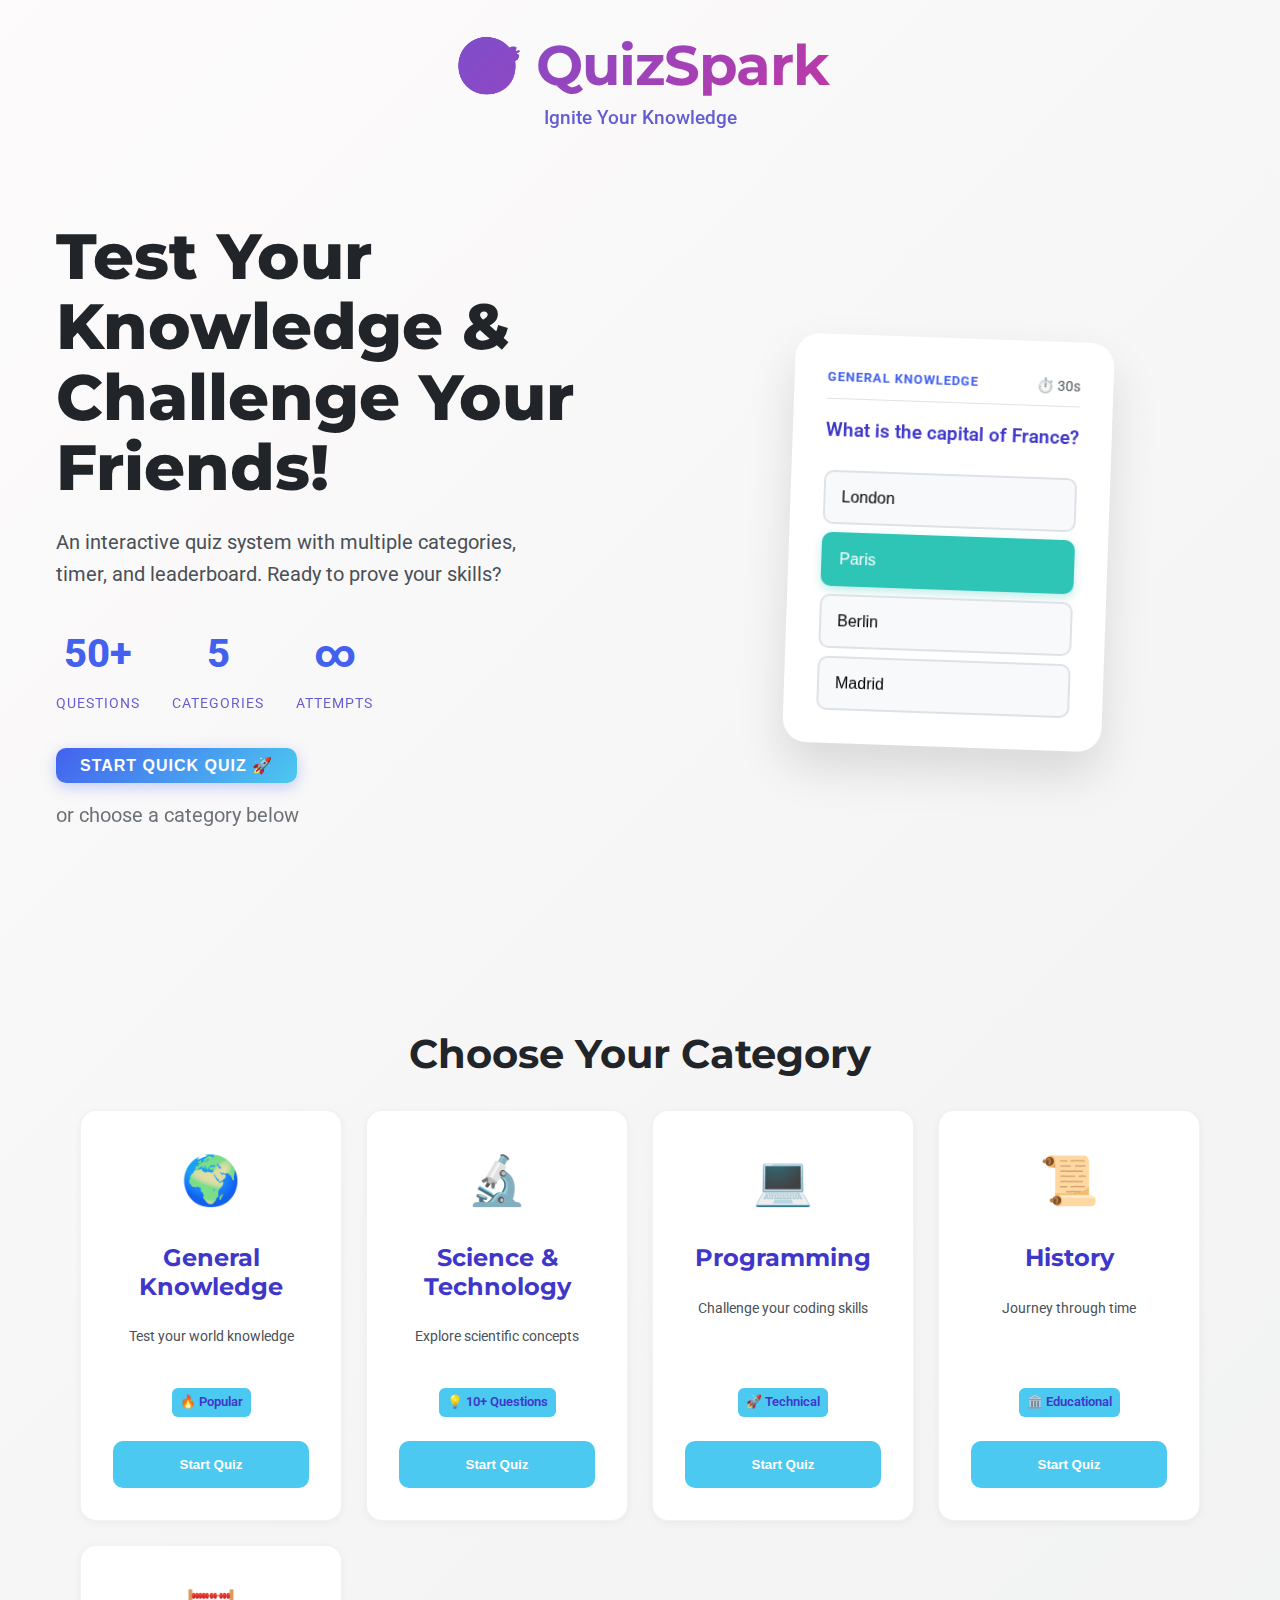
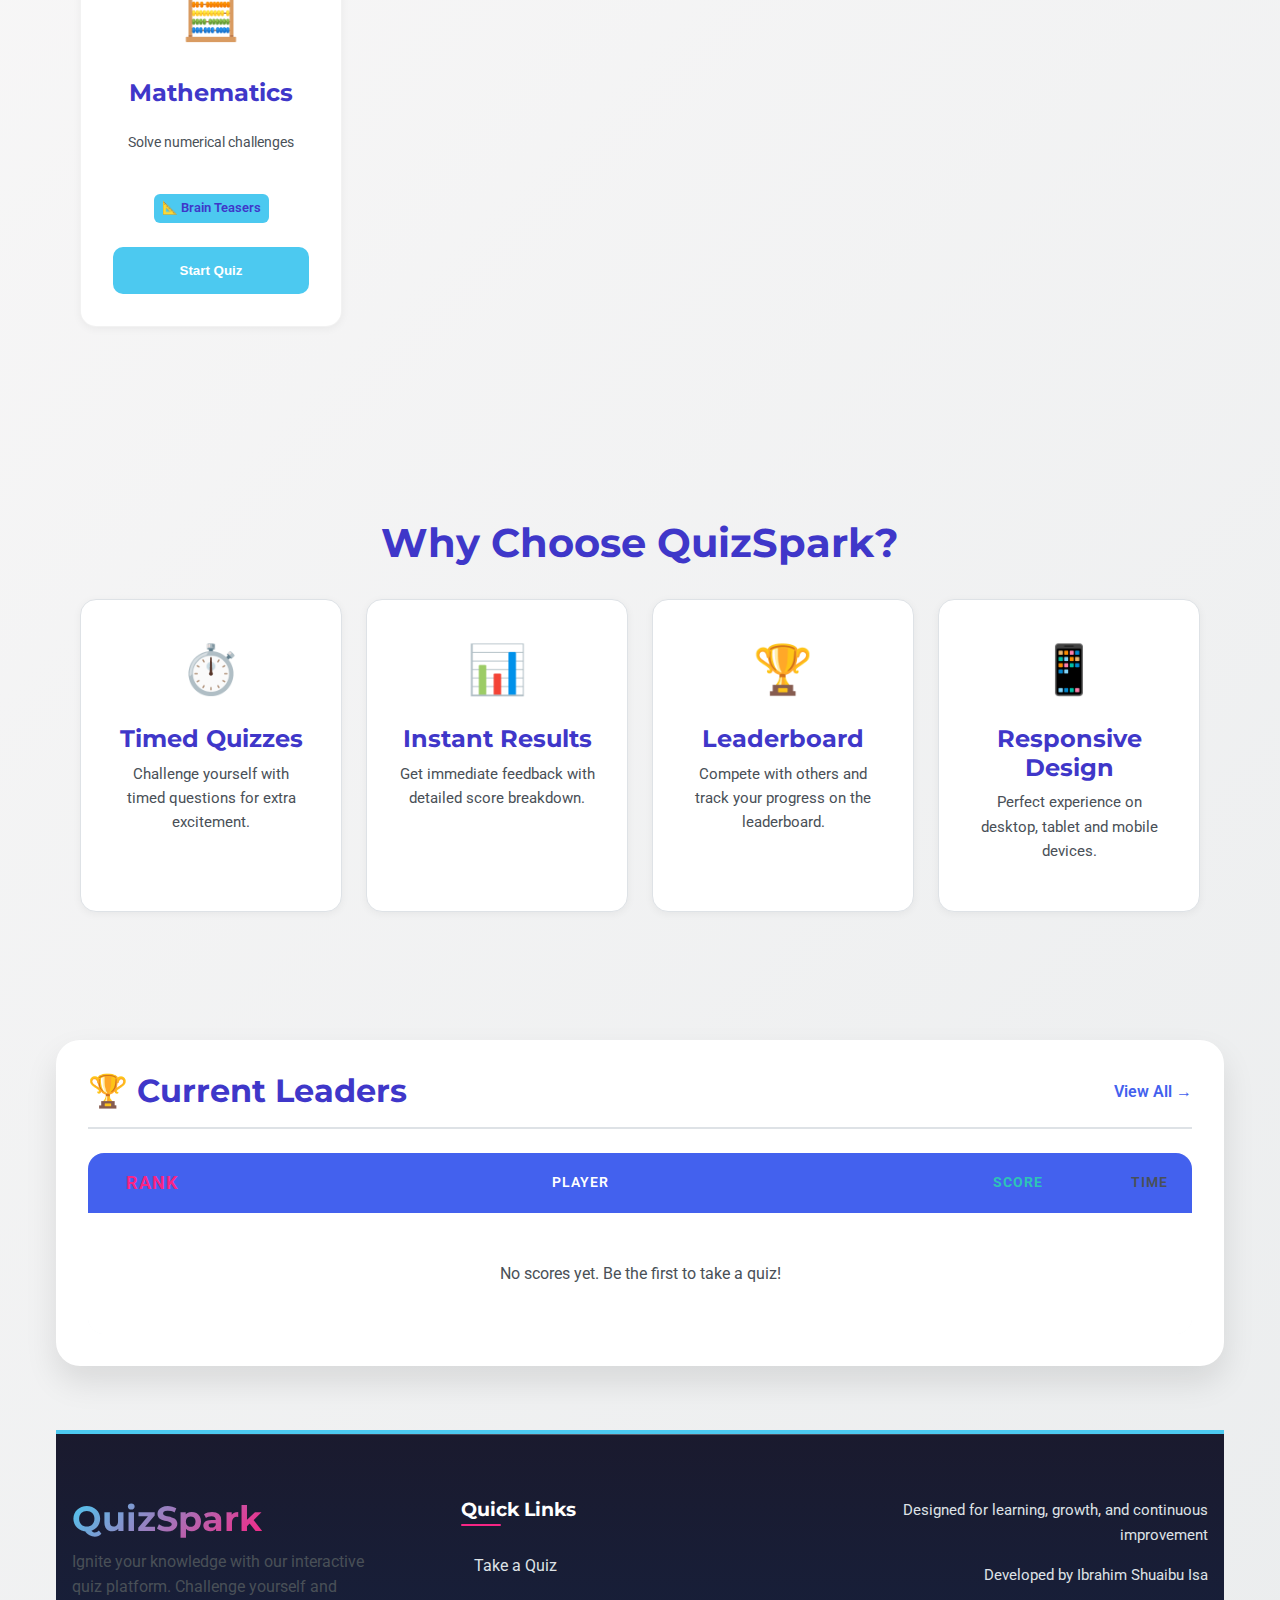
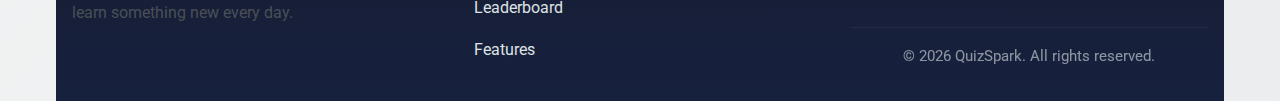
<file: index.html>
<!DOCTYPE html>
<html lang="en">

<head>
    <meta charset="UTF-8">
    <meta name="viewport" content="width=device-width, initial-scale=1.0">
    <title>QuizSpark - Interactive Quiz System</title>
    <link rel="stylesheet" href="css/style.css">
    <link rel="icon" href="assets/images/favicon.ico" type="image/x-icon">
    <!-- Google Fonts -->
    <link rel="preconnect" href="https://fonts.googleapis.com">
    <link rel="preconnect" href="https://fonts.gstatic.com" crossorigin>
    <link
        href="https://fonts.googleapis.com/css2?family=Montserrat:wght@400;500;600;700;800&family=Roboto:wght@300;400;500;700&display=swap"
        rel="stylesheet">
</head>

<body>
    <div class="container">
        <!-- Header -->
        <header class="header">
            <div class="logo">
                <h1>🎯 QuizSpark</h1>
                <p class="tagline">Ignite Your Knowledge</p>
            </div>
        </header>

        <!-- Hero Section -->
        <section class="hero">
            <div class="hero-content">
                <h2>Test Your Knowledge & Challenge Your Friends!</h2>
                <p>An interactive quiz system with multiple categories, timer, and leaderboard. Ready to prove your
                    skills?</p>

                <div class="stats">
                    <div class="stat">
                        <span class="number">50+</span>
                        <span class="label">Questions</span>
                    </div>
                    <div class="stat">
                        <span class="number">5</span>
                        <span class="label">Categories</span>
                    </div>
                    <div class="stat">
                        <span class="number">∞</span>
                        <span class="label">Attempts</span>
                    </div>
                </div>

                <div class="cta-section">
                    <button class="btn btn-primary" onclick="window.startQuiz('general')">Start Quick Quiz 🚀</button>
                    <p class="cta-subtext">or choose a category below</p>
                </div>
            </div>
            <div class="hero-image">
                <div class="quiz-card-preview">
                    <div class="preview-header">
                        <span class="preview-category">General Knowledge</span>
                        <span class="preview-timer">⏱️ 30s</span>
                    </div>
                    <div class="preview-question">What is the capital of France?</div>
                    <div class="preview-options">
                        <button class="preview-option">London</button>
                        <button class="preview-option correct">Paris</button>
                        <button class="preview-option">Berlin</button>
                        <button class="preview-option">Madrid</button>
                    </div>
                </div>
            </div>
        </section>

        <!-- Categories Section -->
        <section class="categories">
            <h3>Choose Your Category</h3>
            <div class="category-grid">
                <div class="category-card" data-category="general">
                    <div class="category-icon">🌍</div>
                    <h4>General Knowledge</h4>
                    <p>Test your world knowledge</p>
                    <div class="category-stats">
                        <span class="stat-item">🔥 Popular</span>
                    </div>
                    <button class="category-btn" onclick="window.startQuiz('general')">Start Quiz</button>
                </div>

                <div class="category-card" data-category="science">
                    <div class="category-icon">🔬</div>
                    <h4>Science & Technology</h4>
                    <p>Explore scientific concepts</p>
                    <div class="category-stats">
                        <span class="stat-item">💡 10+ Questions</span>
                    </div>
                    <button class="category-btn" onclick="window.startQuiz('science')">Start Quiz</button>
                </div>

                <div class="category-card" data-category="programming">
                    <div class="category-icon">💻</div>
                    <h4>Programming</h4>
                    <p>Challenge your coding skills</p>
                    <div class="category-stats">
                        <span class="stat-item">🚀 Technical</span>
                    </div>
                    <button class="category-btn" onclick="window.startQuiz('programming')">Start Quiz</button>
                </div>

                <div class="category-card" data-category="history">
                    <div class="category-icon">📜</div>
                    <h4>History</h4>
                    <p>Journey through time</p>
                    <div class="category-stats">
                        <span class="stat-item">🏛️ Educational</span>
                    </div>
                    <button class="category-btn" onclick="window.startQuiz('history')">Start Quiz</button>
                </div>

                <div class="category-card" data-category="math">
                    <div class="category-icon">🧮</div>
                    <h4>Mathematics</h4>
                    <p>Solve numerical challenges</p>
                    <div class="category-stats">
                        <span class="stat-item">📐 Brain Teasers</span>
                    </div>
                    <button class="category-btn" onclick="window.startQuiz('math')">Start Quiz</button>
                </div>
            </div>
        </section>

        <!-- Features Section -->
        <section class="features">
            <h3>Why Choose QuizSpark?</h3>
            <div class="features-grid">
                <div class="feature">
                    <div class="feature-icon">⏱️</div>
                    <h4>Timed Quizzes</h4>
                    <p>Challenge yourself with timed questions for extra excitement.</p>
                </div>

                <div class="feature">
                    <div class="feature-icon">📊</div>
                    <h4>Instant Results</h4>
                    <p>Get immediate feedback with detailed score breakdown.</p>
                </div>

                <div class="feature">
                    <div class="feature-icon">🏆</div>
                    <h4>Leaderboard</h4>
                    <p>Compete with others and track your progress on the leaderboard.</p>
                </div>

                <div class="feature">
                    <div class="feature-icon">📱</div>
                    <h4>Responsive Design</h4>
                    <p>Perfect experience on desktop, tablet and mobile devices.</p>
                </div>
            </div>
        </section>

        <!-- Leaderboard Preview -->
        <section class="leaderboard-preview">
            <div class="leaderboard-header">
                <h3>🏆 Current Leaders</h3>
                <a href="leaderboard.html" class="view-all">View All →</a>
            </div>
            <div class="leaderboard-table">
                <div class="leaderboard-row header">
                    <span class="rank">Rank</span>
                    <span class="name">Player</span>
                    <span class="score">Score</span>
                    <span class="time">Time</span>
                </div>
                <!-- Will be populated by JavaScript -->
            </div>
        </section>

        <!-- Footer -->
        <footer class="footer">
            <div class="container footer-content">
                <div class="footer-logo">
                    <h3>QuizSpark</h3>
                    <p>Ignite your knowledge with our interactive quiz platform. Challenge yourself and learn something
                        new every day.</p>
                </div>

                <div class="footer-links">
                    <h4>Quick Links</h4>
                    <a href="quiz.html?category=general">Take a Quiz</a>
                    <a href="leaderboard.html">Leaderboard</a>
                    <a href="#features">Features</a>
                </div>

                <div class="footer-info">
                    <p>Designed for learning, growth, and continuous improvement</p>
                    <p>Developed by Ibrahim Shuaibu Isa</p>
                    <p class="copyright">©
                        <script>document.write(new Date().getFullYear());</script> QuizSpark. All rights reserved.
                    </p>
                </div>
            </div>
        </footer>
    </div>

    <!-- Start Quiz Modal -->
    <div id="startModal" class="modal">
        <div class="modal-content">
            <span class="close">&times;</span>
            <h3>Ready to Start?</h3>
            <div class="quiz-settings">
                <div class="setting">
                    <label for="numQuestions">Number of Questions:</label>
                    <select id="numQuestions">
                        <option value="5">5 Questions</option>
                        <option value="10" selected>10 Questions</option>
                        <option value="15">15 Questions</option>
                        <option value="20">20 Questions</option>
                    </select>
                </div>

                <div class="setting">
                    <label for="timer">Enable Timer:</label>
                    <label class="switch">
                        <input type="checkbox" id="timerToggle" checked>
                        <span class="slider"></span>
                    </label>
                    <span id="timerValue">30 seconds per question</span>
                </div>

                <div class="setting">
                    <label for="difficulty">Difficulty:</label>
                    <select id="difficulty">
                        <option value="easy">Easy</option>
                        <option value="medium" selected>Medium</option>
                        <option value="hard">Hard</option>
                    </select>
                </div>
            </div>
            <button id="startQuizBtn" class="start-btn">Start Quiz Now!</button>
        </div>
    </div>

    <script src="js/main.js"></script>
</body>

</html>
</file>
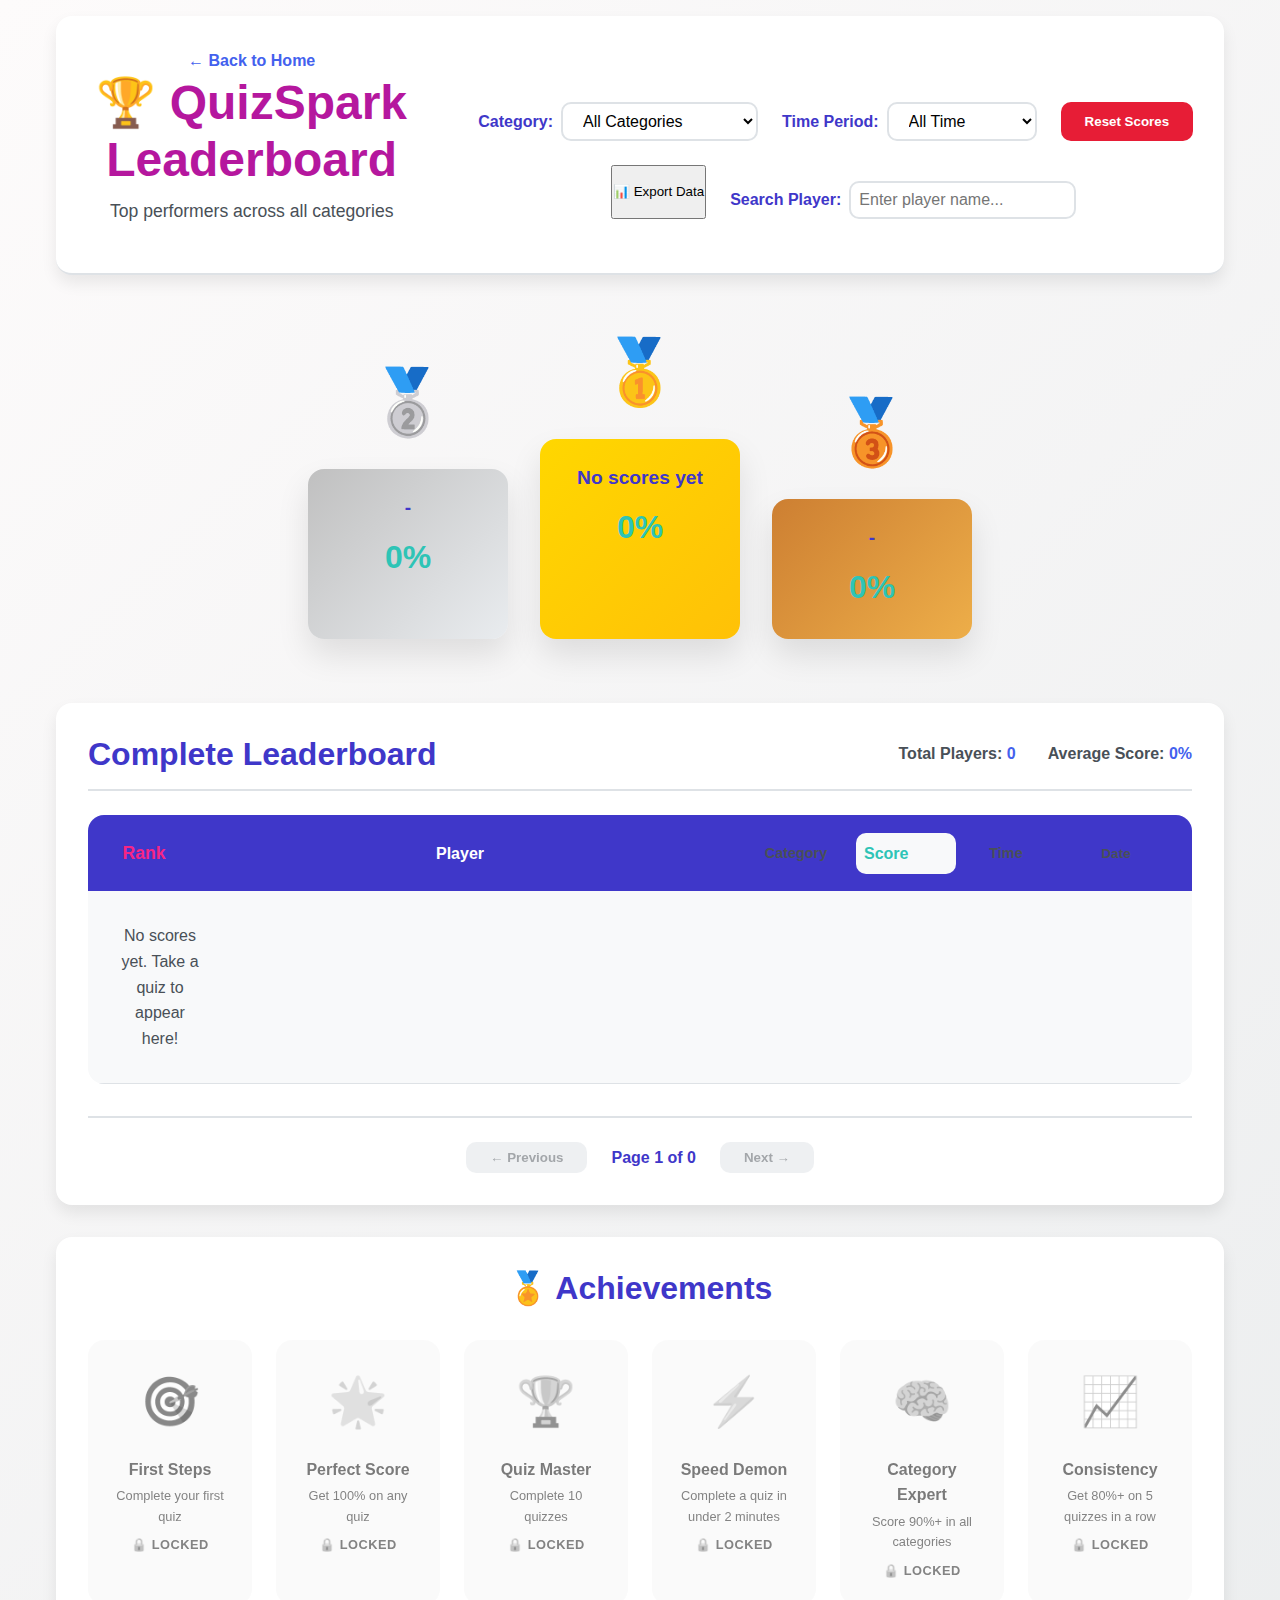
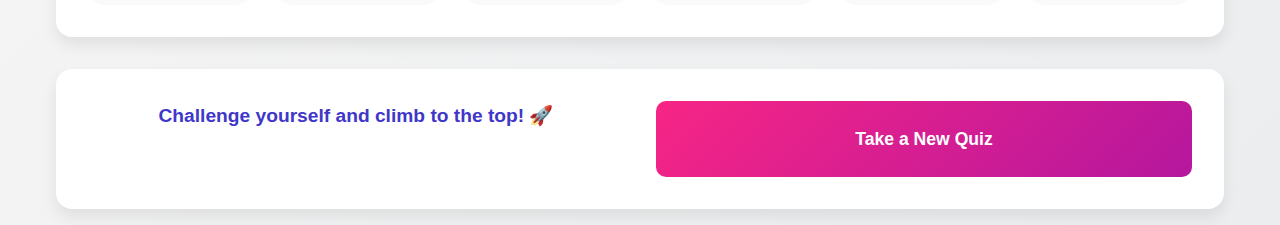
<file: leaderboard.html>
<!DOCTYPE html>
<html lang="en">
<head>
    <meta charset="UTF-8">
    <meta name="viewport" content="width=device-width, initial-scale=1.0">
    <title>Leaderboard - QuizSpark</title>
    <link rel="stylesheet" href="css/style.css">
    <link rel="stylesheet" href="css/quiz.css">
</head>
<body>
    <div class="leaderboard-container">
        <!-- Header -->
        <header class="leaderboard-header">
            <div class="header-content">
                <a href="index.html" class="back-btn">← Back to Home</a>
                <h1>🏆 QuizSpark Leaderboard</h1>
                <p class="subtitle">Top performers across all categories</p>
            </div>
            
            <div class="filter-controls">
                <div class="filter-group">
                    <label for="categoryFilter">Category:</label>
                    <select id="categoryFilter">
                        <option value="all">All Categories</option>
                        <option value="general">General Knowledge</option>
                        <option value="science">Science & Tech</option>
                        <option value="programming">Programming</option>
                        <option value="history">History</option>
                        <option value="math">Mathematics</option>
                    </select>
                </div>
                
                <div class="filter-group">
                    <label for="timeFilter">Time Period:</label>
                    <select id="timeFilter">
                        <option value="all">All Time</option>
                        <option value="today">Today</option>
                        <option value="week">This Week</option>
                        <option value="month">This Month</option>
                    </select>
                </div>
                
                <button id="resetScores" class="reset-btn">Reset Scores</button>
            </div>
        </header>

        <!-- Leaderboard Content -->
        <main class="leaderboard-content">
            <!-- Top 3 Podium -->
            <div class="podium">
                <div class="podium-place second">
                    <div class="podium-rank">🥈</div>
                    <div class="podium-player" id="secondPlace">
                        <span class="player-name">Loading...</span>
                        <span class="player-score">0</span>
                    </div>
                </div>
                
                <div class="podium-place first">
                    <div class="podium-rank">🥇</div>
                    <div class="podium-player" id="firstPlace">
                        <span class="player-name">Loading...</span>
                        <span class="player-score">0</span>
                    </div>
                </div>
                
                <div class="podium-place third">
                    <div class="podium-rank">🥉</div>
                    <div class="podium-player" id="thirdPlace">
                        <span class="player-name">Loading...</span>
                        <span class="player-score">0</span>
                    </div>
                </div>
            </div>

            <!-- Full Leaderboard Table -->
            <div class="leaderboard-table-container">
                <div class="table-header">
                    <h3>Complete Leaderboard</h3>
                    <div class="table-stats">
                        <span class="stat">Total Players: <span id="totalPlayers">0</span></span>
                        <span class="stat">Average Score: <span id="averageScore">0</span></span>
                    </div>
                </div>
                
                <div class="leaderboard-table">
                    <div class="table-row header">
                        <div class="cell rank">Rank</div>
                        <div class="cell player">Player</div>
                        <div class="cell category">Category</div>
                        <div class="cell score">Score</div>
                        <div class="cell time">Time</div>
                        <div class="cell date">Date</div>
                    </div>
                    <div class="table-body" id="leaderboardBody">
                        <!-- Leaderboard entries will be dynamically added -->
                    </div>
                </div>
                
                <div class="pagination">
                    <button id="prevPage" class="page-btn" disabled>← Previous</button>
                    <span class="page-info">Page <span id="currentPage">1</span> of <span id="totalPages">1</span></span>
                    <button id="nextPage" class="page-btn">Next →</button>
                </div>
            </div>

            <!-- Personal Stats (if available) -->
            <div class="personal-stats" id="personalStats">
                <h3>Your Statistics</h3>
                <div class="stats-grid">
                    <div class="stat-card">
                        <div class="stat-value" id="personalBest">0</div>
                        <div class="stat-label">Personal Best</div>
                    </div>
                    <div class="stat-card">
                        <div class="stat-value" id="totalQuizzes">0</div>
                        <div class="stat-label">Quizzes Taken</div>
                    </div>
                    <div class="stat-card">
                        <div class="stat-value" id="avgPersonalScore">0</div>
                        <div class="stat-label">Average Score</div>
                    </div>
                    <div class="stat-card">
                        <div class="stat-value" id="personalRank">-</div>
                        <div class="stat-label">Global Rank</div>
                    </div>
                </div>
            </div>

            <!-- Achievement Badges -->
            <div class="achievements">
                <h3>🏅 Achievements</h3>
                <div class="badges-grid" id="badgesGrid">
                    <!-- Badges will be dynamically added -->
                </div>
            </div>
        </main>

        <!-- Footer -->
        <footer class="leaderboard-footer">
            <div class="footer-content">
                <p>Challenge yourself and climb to the top! 🚀</p>
                <a href="quiz.html?category=general" class="take-quiz-btn">Take a New Quiz</a>
            </div>
        </footer>
    </div>

    <!-- Delete Confirmation Modal -->
    <div id="deleteModal" class="modal">
        <div class="modal-content delete-modal">
            <h3>⚠️ Reset All Scores?</h3>
            <p>This will permanently delete all leaderboard data. This action cannot be undone.</p>
            <div class="modal-actions">
                <button id="confirmDelete" class="danger-btn">Yes, Delete All</button>
                <button id="cancelDelete" class="cancel-btn">Cancel</button>
            </div>
        </div>
    </div>

    <script src="js/leaderboard.js"></script>
</body>
</html>
</file>
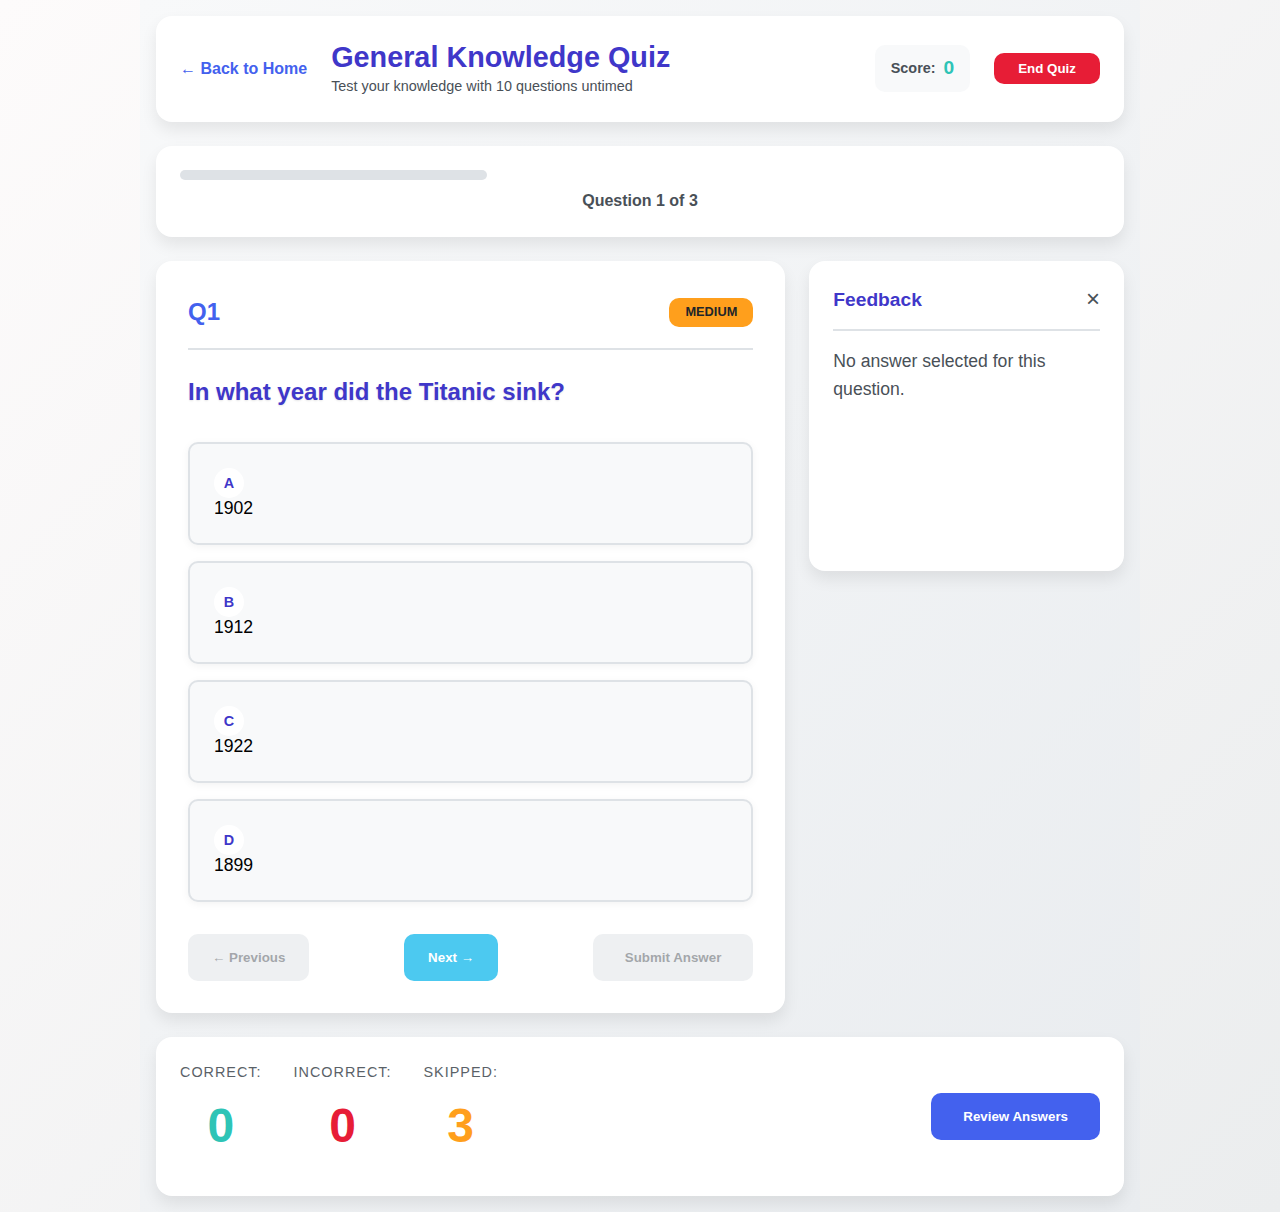
<file: quiz.html>
<!DOCTYPE html>
<html lang="en">
<head>
    <meta charset="UTF-8">
    <meta name="viewport" content="width=device-width, initial-scale=1.0">
    <title>Quiz - QuizSpark</title>
    <link rel="stylesheet" href="css/style.css">
    <link rel="stylesheet" href="css/quiz.css">
</head>
<body>
    <div class="quiz-container">
        <!-- Quiz Header -->
        <header class="quiz-header">
            <div class="quiz-info">
                <a href="index.html" class="back-btn">← Back to Home</a>
                <div class="quiz-title">
                    <h2 id="categoryTitle">General Knowledge Quiz</h2>
                    <p id="quizDescription">Test your knowledge with 10 questions</p>
                </div>
            </div>
            
            <div class="quiz-controls">
                <div class="timer" id="timer">
                    <span class="timer-label">Time:</span>
                    <span class="timer-value">30s</span>
                </div>
                
                <div class="score" id="score">
                    <span class="score-label">Score:</span>
                    <span class="score-value">0</span>
                </div>
                
                <button id="endQuizBtn" class="end-btn">End Quiz</button>
            </div>
        </header>

        <!-- Progress Bar -->
        <div class="progress-container">
            <div class="progress-bar" id="progressBar"></div>
            <div class="progress-text" id="progressText">Question 1 of 10</div>
        </div>

        <!-- Quiz Content -->
        <main class="quiz-content">
            <div class="question-card" id="questionCard">
                <div class="question-header">
                    <span class="question-number" id="questionNumber">Q1</span>
                    <span class="question-difficulty" id="questionDifficulty">Medium</span>
                </div>
                
                <div class="question-text" id="questionText">
                    Loading question...
                </div>
                
                <!-- Loading Spinner -->
                <div id="loadingSpinner" class="loading-spinner-container" style="display: none;">
                    <div class="spinner"></div>
                    <p>Loading quiz data...</p>
                </div>
                
                <div class="options-grid" id="optionsContainer">
                    <!-- Options will be dynamically generated -->
                </div>
                
                <div class="question-navigation">
                    <button id="prevBtn" class="nav-btn" disabled>← Previous</button>
                    <button id="nextBtn" class="nav-btn">Next →</button>
                    <button id="submitBtn" class="submit-btn">Submit Answer</button>
                </div>
            </div>
            
            <!-- Feedback Panel -->
            <div class="feedback-panel" id="feedbackPanel">
                <div class="feedback-header">
                    <h4>Feedback</h4>
                    <button id="closeFeedback">&times;</button>
                </div>
                <div class="feedback-content" id="feedbackContent">
                    Select an answer to see feedback here.
                </div>
            </div>
        </main>

        <!-- Quiz Footer -->
        <footer class="quiz-footer">
            <div class="quiz-stats">
                <div class="stat">
                    <span class="stat-label">Correct:</span>
                    <span class="stat-value" id="correctCount">0</span>
                </div>
                <div class="stat">
                    <span class="stat-label">Incorrect:</span>
                    <span class="stat-value" id="incorrectCount">0</span>
                </div>
                <div class="stat">
                    <span class="stat-label">Skipped:</span>
                    <span class="stat-value" id="skippedCount">0</span>
                </div>
            </div>
            
            <button id="reviewBtn" class="review-btn">Review Answers</button>
        </footer>
    </div>

    <!-- Results Modal -->
    <div id="resultsModal" class="modal">
        <div class="modal-content">
            <div class="results-header">
                <h2>🎉 Quiz Completed! 🎉</h2>
                <p>Here's how you performed</p>
            </div>
            
            <div class="results-stats">
                <div class="result-stat">
                    <div class="stat-circle" id="scoreCircle">
                        <span class="score-percent" id="scorePercent">0%</span>
                    </div>
                    <h3>Final Score</h3>
                    <p><span id="finalScore">0</span> out of <span id="totalQuestions">10</span></p>
                </div>
                
                <div class="result-details">
                    <div class="detail">
                        <span class="detail-label">Correct Answers:</span>
                        <span class="detail-value" id="resultCorrect">0</span>
                    </div>
                    <div class="detail">
                        <span class="detail-label">Incorrect Answers:</span>
                        <span class="detail-value" id="resultIncorrect">0</span>
                    </div>
                    <div class="detail">
                        <span class="detail-label">Time Taken:</span>
                        <span class="detail-value" id="timeTaken">0s</span>
                    </div>
                    <div class="detail">
                        <span class="detail-label">Accuracy:</span>
                        <span class="detail-value" id="accuracy">0%</span>
                    </div>
                </div>
            </div>
            
            <div class="results-feedback" id="resultsFeedback">
                <!-- Dynamic feedback based on score -->
            </div>
            
            <div class="results-actions">
                <button id="saveScoreBtn" class="save-btn">Save to Leaderboard</button>
                <button id="retryBtn" class="retry-btn">Try Again</button>
                <button id="homeBtn" class="home-btn">Back to Home</button>
            </div>
            
            <div class="player-name-input" id="playerNameInput">
                <input type="text" id="playerName" placeholder="Enter your name for leaderboard" maxlength="20">
                <button id="saveNameBtn">Save</button>
            </div>
        </div>
    </div>

    <script src="js/quiz.js"></script>
</body>
</html>
</file>
<file: css/style.css>
/* ===== CSS Variables for Color Palette ===== */
:root {
    /* Palette 1 - QuizSpark Theme Refined */
    --primary: #4CC9F0;
    --primary-dark: #4361EE;
    --secondary: #3F37C9;
    --accent: #F72585;
    --accent-dark: #B5179E;
    --bg-gradient: linear-gradient(135deg, #fdfbfb 0%, #ebedee 100%);

    /* Neutral Colors */
    --light: #FFFFFF;
    --gray-light: #F8F9FA;
    --gray: #DEE2E6;
    --gray-dark: #495057;
    --dark: #212529;

    /* Status Colors */
    --success: #2EC4B6;
    --warning: #FF9F1C;
    --danger: #E71D36;
    --info: #4CC9F0;

    /* Spacing */
    --spacing-xs: 0.25rem;
    --spacing-sm: 0.5rem;
    --spacing-md: 1rem;
    --spacing-lg: 1.5rem;
    --spacing-xl: 2rem;
    --spacing-xxl: 4rem;

    /* Border Radius */
    --radius-sm: 6px;
    --radius-md: 10px;
    --radius-lg: 16px;
    --radius-xl: 24px;
    --radius-round: 50%;

    /* Shadows */
    --shadow-sm: 0 2px 8px rgba(0, 0, 0, 0.05);
    --shadow-md: 0 8px 16px rgba(0, 0, 0, 0.08);
    --shadow-lg: 0 16px 32px rgba(0, 0, 0, 0.1);
    --shadow-xl: 0 24px 48px rgba(0, 0, 0, 0.12);
    --shadow-glow: 0 0 20px rgba(67, 97, 238, 0.3);

    /* Transitions */
    --transition-fast: 0.2s cubic-bezier(0.25, 0.46, 0.45, 0.94);
    --transition-normal: 0.3s cubic-bezier(0.25, 0.46, 0.45, 0.94);
    --transition-slow: 0.5s cubic-bezier(0.25, 0.46, 0.45, 0.94);
}

/* ===== Reset & Base Styles ===== */
* {
    margin: 0;
    padding: 0;
    box-sizing: border-box;
}

html {
    font-size: 16px;
    scroll-behavior: smooth;
}

body {
    font-family: 'Roboto', sans-serif;
    line-height: 1.6;
    color: var(--dark);
    background: var(--bg-gradient);
    min-height: 100vh;
    overflow-x: hidden;
}

.container {
    max-width: 1200px;
    margin: 0 auto;
    padding: 0 var(--spacing-md);
}

/* ===== Typography ===== */
h1,
h2,
h3,
h4,
h5,
h6 {
    font-family: 'Montserrat', sans-serif;
    font-weight: 700;
    line-height: 1.2;
    margin-bottom: var(--spacing-md);
    color: var(--secondary);
}

h1 {
    font-size: 3rem;
}

h2 {
    font-size: 2.5rem;
}

h3 {
    font-size: 2rem;
}

h4 {
    font-size: 1.5rem;
}

p {
    margin-bottom: var(--spacing-md);
}

a {
    color: var(--primary-dark);
    text-decoration: none;
    transition: color var(--transition-fast);
}

a:hover {
    color: var(--accent-dark);
}

/* ===== Button Styles ===== */
.btn {
    display: inline-block;
    padding: var(--spacing-sm) var(--spacing-lg);
    border: none;
    border-radius: var(--radius-md);
    font-size: 1rem;
    font-weight: 600;
    cursor: pointer;
    transition: all var(--transition-normal);
    text-align: center;
    text-decoration: none;
}

.btn-primary {
    background: linear-gradient(135deg, var(--primary-dark), var(--primary));
    color: white;
    box-shadow: 0 4px 15px rgba(67, 97, 238, 0.3);
    border: none;
    text-transform: uppercase;
    letter-spacing: 1px;
    position: relative;
    overflow: hidden;
    z-index: 1;
}

.btn-primary::before {
    content: '';
    position: absolute;
    top: 0;
    left: 0;
    width: 100%;
    height: 100%;
    background: linear-gradient(135deg, var(--primary), var(--primary-dark));
    z-index: -1;
    transition: opacity var(--transition-normal);
    opacity: 0;
}

.btn-primary:hover::before {
    opacity: 1;
}

.btn-primary:hover {
    transform: translateY(-3px);
    box-shadow: 0 8px 25px rgba(67, 97, 238, 0.4);
}

.btn-secondary {
    background: var(--primary);
    color: var(--secondary);
    border: 2px solid var(--primary);
}

.btn-secondary:hover {
    background: var(--primary-dark);
    border-color: var(--primary-dark);
    color: white;
}

.btn-outline {
    background: transparent;
    color: var(--primary-dark);
    border: 2px solid var(--primary-dark);
}

.btn-outline:hover {
    background: var(--primary-dark);
    color: white;
}

/* ===== Header Styles ===== */
.header {
    padding: var(--spacing-xl) 0;
    text-align: center;
}

.logo h1 {
    font-size: 3.5rem;
    background: linear-gradient(135deg, var(--primary-dark), var(--accent));
    -webkit-background-clip: text;
    -webkit-text-fill-color: transparent;
    background-clip: text;
    margin-bottom: var(--spacing-xs);
    letter-spacing: -1px;
}

.tagline {
    font-size: 1.2rem;
    color: var(--secondary);
    opacity: 0.8;
    font-weight: 500;
}

/* ===== Hero Section ===== */
.hero {
    display: grid;
    grid-template-columns: 1fr 1fr;
    gap: var(--spacing-xxl);
    align-items: center;
    padding: var(--spacing-xl) 0;
    margin-bottom: var(--spacing-xxl);
    min-height: 80vh;
}

.hero-content h2 {
    font-size: 4rem;
    margin-bottom: var(--spacing-lg);
    color: var(--dark);
    line-height: 1.1;
    font-weight: 800;
}

.hero-content p {
    font-size: 1.25rem;
    color: var(--gray-dark);
    margin-bottom: var(--spacing-xl);
    max-width: 90%;
}

.stats {
    display: flex;
    gap: var(--spacing-xl);
    margin-top: var(--spacing-xl);
}

.stat {
    text-align: center;
}

.stat .number {
    display: block;
    font-size: 2.5rem;
    font-weight: 800;
    color: var(--primary-dark);
    margin-bottom: var(--spacing-xs);
}

.stat .label {
    font-size: 0.9rem;
    color: var(--secondary);
    opacity: 0.8;
    text-transform: uppercase;
    letter-spacing: 1px;
}

.cta-section {
    margin-top: var(--spacing-xl);
}

.cta-subtext {
    margin-top: var(--spacing-md);
    color: var(--secondary);
    opacity: 0.8;
    font-size: 0.9rem;
}

.hero-image {
    display: flex;
    justify-content: center;
    align-items: center;
}

.quiz-card-preview {
    background: white;
    border-radius: var(--radius-xl);
    padding: var(--spacing-xl);
    box-shadow: var(--shadow-xl);
    max-width: 400px;
    transform: rotate(2deg);
    animation: float 6s ease-in-out infinite;
    border: 1px solid rgba(255, 255, 255, 0.5);
    backdrop-filter: blur(10px);
}

.preview-header {
    display: flex;
    justify-content: space-between;
    margin-bottom: var(--spacing-md);
    padding-bottom: var(--spacing-sm);
    border-bottom: 1px solid var(--gray);
}

.preview-category {
    font-weight: 700;
    color: var(--primary-dark);
    text-transform: uppercase;
    font-size: 0.8rem;
    letter-spacing: 1px;
}

.preview-timer {
    font-size: 0.9rem;
    color: var(--gray-dark);
}

.preview-question {
    font-size: 1.2rem;
    font-weight: 600;
    margin-bottom: var(--spacing-lg);
    color: var(--secondary);
}

.preview-options {
    display: grid;
    gap: var(--spacing-sm);
}

.preview-option {
    padding: var(--spacing-md);
    background: var(--gray-light);
    border: 2px solid var(--gray);
    border-radius: var(--radius-md);
    text-align: left;
    font-size: 1rem;
    cursor: pointer;
    transition: all var(--transition-fast);
}

.preview-option:hover {
    background: var(--primary);
    border-color: var(--primary);
    color: white;
}

.preview-option.correct {
    background: var(--success);
    border-color: var(--success);
    color: white;
    box-shadow: 0 4px 10px rgba(46, 196, 182, 0.3);
}

@keyframes float {

    0%,
    100% {
        transform: translateY(0) rotate(2deg);
    }

    50% {
        transform: translateY(-20px) rotate(2deg);
    }
}

/* ===== Categories Section ===== */
.categories {
    padding: var(--spacing-xxl) 0;
    background: transparent;
    margin-bottom: var(--spacing-xxl);
}

.categories h3 {
    text-align: center;
    margin-bottom: var(--spacing-xl);
    font-size: 2.5rem;
    color: var(--dark);
}

.category-grid {
    display: grid;
    grid-template-columns: repeat(auto-fit, minmax(250px, 1fr));
    gap: var(--spacing-lg);
    padding: 0 var(--spacing-lg);
}

.category-card {
    background: white;
    border-radius: var(--radius-lg);
    padding: var(--spacing-xl);
    text-align: center;
    transition: all 0.4s cubic-bezier(0.175, 0.885, 0.32, 1.275);
    border: 1px solid rgba(0, 0, 0, 0.05);
    display: flex;
    flex-direction: column;
    align-items: center;
    gap: var(--spacing-md);
    position: relative;
    overflow: hidden;
    box-shadow: var(--shadow-sm);
}

.category-card::before {
    content: '';
    position: absolute;
    top: 0;
    left: 0;
    width: 100%;
    height: 6px;
    background: linear-gradient(90deg, var(--primary), var(--accent));
    transform: scaleX(0);
    transform-origin: left;
    transition: transform 0.4s ease;
}

.category-card:hover::before {
    transform: scaleX(1);
}

.category-card:hover {
    transform: translateY(-10px);
    box-shadow: var(--shadow-lg);
}

.category-icon {
    font-size: 3rem;
    margin-bottom: var(--spacing-sm);
}

.category-card h4 {
    color: var(--secondary);
    margin-bottom: var(--spacing-sm);
}

.category-card p {
    color: var(--gray-dark);
    font-size: 0.9rem;
    flex-grow: 1;
}

.category-stats {
    display: flex;
    justify-content: center;
    gap: var(--spacing-sm);
    margin: var(--spacing-sm) 0;
}

.stat-item {
    background: var(--primary);
    color: var(--secondary);
    padding: var(--spacing-xs) var(--spacing-sm);
    border-radius: var(--radius-sm);
    font-size: 0.8rem;
    font-weight: 600;
}

.category-btn {
    margin-top: auto;
    width: 100%;
    padding: var(--spacing-md);
    background: var(--primary);
    color: white;
    border: none;
    border-radius: var(--radius-md);
    font-weight: 600;
    cursor: pointer;
    transition: all var(--transition-fast);
}

.category-btn:hover {
    background: var(--primary-dark);
    transform: scale(1.05);
}

/* ===== Features Section ===== */
.features {
    padding: var(--spacing-xxl) 0;
    margin-bottom: var(--spacing-xxl);
}

.features h3 {
    text-align: center;
    margin-bottom: var(--spacing-xl);
    font-size: 2.5rem;
}

.features-grid {
    display: grid;
    grid-template-columns: repeat(auto-fit, minmax(250px, 1fr));
    gap: var(--spacing-lg);
    padding: 0 var(--spacing-lg);
}

.feature {
    text-align: center;
    padding: var(--spacing-xl);
    background: white;
    border-radius: var(--radius-lg);
    box-shadow: var(--shadow-sm);
    transition: all 0.3s ease;
    border: 1px solid var(--gray);
}

.feature:hover {
    transform: translateY(-5px);
    box-shadow: var(--shadow-md);
    border-color: var(--primary);
}

.feature-icon {
    font-size: 3rem;
    margin-bottom: var(--spacing-md);
}

.feature h4 {
    color: var(--secondary);
    margin-bottom: var(--spacing-sm);
}

.feature p {
    color: var(--gray-dark);
    font-size: 0.95rem;
}

/* ===== Leaderboard Preview ===== */
.leaderboard-preview {
    background: white;
    border-radius: var(--radius-xl);
    padding: var(--spacing-xl);
    margin-bottom: var(--spacing-xxl);
    box-shadow: var(--shadow-lg);
}

.leaderboard-header {
    display: flex;
    justify-content: space-between;
    align-items: center;
    margin-bottom: var(--spacing-lg);
    padding-bottom: var(--spacing-md);
    border-bottom: 2px solid var(--gray);
}

.leaderboard-header h3 {
    margin: 0;
    font-size: 2rem;
}

.view-all {
    display: inline-flex;
    align-items: center;
    gap: var(--spacing-xs);
    font-weight: 600;
    color: var(--primary-dark);
}

.leaderboard-table {
    background: var(--gray-light);
    border-radius: var(--radius-lg);
    overflow: hidden;
}

.leaderboard-row {
    display: grid;
    grid-template-columns: 80px 1fr 100px 100px;
    padding: var(--spacing-md) var(--spacing-lg);
    align-items: center;
}

.leaderboard-row.header {
    background: var(--primary-dark);
    color: white;
    font-weight: 600;
    text-transform: uppercase;
    font-size: 0.9rem;
    letter-spacing: 1px;
}

.leaderboard-row:not(.header):nth-child(even) {
    background: white;
}

.rank {
    font-weight: 700;
    color: var(--accent);
    font-size: 1.1rem;
}

.name {
    font-weight: 600;
}

.score {
    text-align: center;
    font-weight: 700;
    color: var(--success);
}

.time {
    text-align: right;
    font-size: 0.9rem;
    color: var(--gray-dark);
}

/* ===== Footer ===== */
/* ===== Footer ===== */
.footer {
    background: linear-gradient(to bottom, #1a1a2e, #16213e);
    color: var(--gray);
    padding: var(--spacing-xxl) 0 var(--spacing-xl);
    border-top: 4px solid var(--primary);
    margin-top: var(--spacing-xxl);
    position: relative;
    overflow: hidden;
}

.footer::before {
    content: '';
    position: absolute;
    top: 0;
    left: 0;
    width: 100%;
    height: 1px;
    background: linear-gradient(90deg, transparent, rgba(255, 255, 255, 0.3), transparent);
}

.footer-content {
    display: grid;
    grid-template-columns: repeat(auto-fit, minmax(280px, 1fr));
    gap: var(--spacing-xl);
    align-items: start;
    position: relative;
    z-index: 1;
}

.footer-logo h3 {
    color: white;
    font-size: 2.2rem;
    margin-bottom: var(--spacing-xs);
    background: linear-gradient(135deg, var(--primary), var(--accent));
    -webkit-background-clip: text;
    -webkit-text-fill-color: transparent;
    background-clip: text;
    display: inline-block;
}

.footer-logo p {
    color: var(--gray-dark);
    font-size: 1rem;
    margin-top: var(--spacing-xs);
    max-width: 300px;
}

.footer-links {
    display: flex;
    flex-direction: column;
    gap: var(--spacing-md);
}

.footer-links h4 {
    color: white;
    font-size: 1.2rem;
    margin-bottom: var(--spacing-md);
    position: relative;
    display: inline-block;
}

.footer-links h4::after {
    content: '';
    position: absolute;
    bottom: -5px;
    left: 0;
    width: 40px;
    height: 2px;
    background: var(--accent);
    border-radius: 2px;
}

.footer-links a {
    color: var(--gray);
    text-decoration: none;
    transition: all var(--transition-fast);
    display: inline-flex;
    align-items: center;
    gap: var(--spacing-sm);
    font-size: 1rem;
}

.footer-links a:hover {
    color: var(--primary);
    transform: translateX(5px);
}

.footer-links a::before {
    content: '›';
    color: var(--accent);
    font-weight: bold;
    opacity: 0;
    transform: translateX(-10px);
    transition: all var(--transition-fast);
}

.footer-links a:hover::before {
    opacity: 1;
    transform: translateX(0);
}

.footer-info {
    text-align: right;
    display: flex;
    flex-direction: column;
    align-items: flex-end;
    gap: var(--spacing-md);
}

.footer-info p {
    margin: 0;
    color: var(--gray);
    font-size: 0.95rem;
}

.copyright {
    font-size: 0.9rem;
    opacity: 0.6;
    margin-top: var(--spacing-lg) !important;
    border-top: 1px solid rgba(255, 255, 255, 0.1);
    padding-top: var(--spacing-md);
    width: 100%;
    text-align: center;
}

@media (max-width: 768px) {
    .footer-content {
        grid-template-columns: 1fr;
        text-align: center;
        gap: var(--spacing-xxl);
    }

    .footer-info {
        align-items: center;
        text-align: center;
    }

    .footer-links {
        align-items: center;
    }

    .footer-links h4::after {
        left: 50%;
        transform: translateX(-50%);
    }

    .footer-logo p {
        margin: var(--spacing-xs) auto 0;
    }
}

/* ===== Modal Styles ===== */
.modal {
    display: none;
    position: fixed;
    top: 0;
    left: 0;
    width: 100%;
    height: 100%;
    background: rgba(0, 0, 0, 0.5);
    z-index: 1000;
    align-items: center;
    justify-content: center;
    animation: fadeIn 0.3s ease;
}

.modal.active {
    display: flex;
}

@keyframes fadeIn {
    from {
        opacity: 0;
    }

    to {
        opacity: 1;
    }
}

.modal-content {
    background: white;
    border-radius: var(--radius-xl);
    padding: var(--spacing-xl);
    max-width: 500px;
    width: 90%;
    max-height: 90vh;
    overflow-y: auto;
    animation: slideUp 0.3s ease;
    box-shadow: 0 10px 25px rgba(0, 0, 0, 0.2);
    margin: 0 auto;
}

@keyframes slideUp {
    from {
        transform: translateY(20px);
        opacity: 0;
    }

    to {
        transform: translateY(0);
        opacity: 1;
    }
}

.close {
    position: absolute;
    top: var(--spacing-md);
    right: var(--spacing-md);
    font-size: 2rem;
    cursor: pointer;
    color: var(--gray-dark);
    transition: color var(--transition-fast);
}

.close:hover {
    color: var(--danger);
}

.quiz-settings {
    margin: var(--spacing-xl) 0;
}

.setting {
    display: flex;
    align-items: center;
    justify-content: space-between;
    margin-bottom: var(--spacing-lg);
    padding-bottom: var(--spacing-md);
    border-bottom: 1px solid var(--gray);
}

.setting label {
    font-weight: 600;
    color: var(--secondary);
}

.setting select {
    padding: var(--spacing-sm) var(--spacing-md);
    border: 2px solid var(--gray);
    border-radius: var(--radius-md);
    font-size: 1rem;
    background: white;
    min-width: 150px;
}

.switch {
    position: relative;
    display: inline-block;
    width: 60px;
    height: 34px;
}

.switch input {
    opacity: 0;
    width: 0;
    height: 0;
}

.slider {
    position: absolute;
    cursor: pointer;
    top: 0;
    left: 0;
    right: 0;
    bottom: 0;
    background-color: var(--gray);
    transition: .4s;
    border-radius: 34px;
}

.slider:before {
    position: absolute;
    content: "";
    height: 26px;
    width: 26px;
    left: 4px;
    bottom: 4px;
    background-color: white;
    transition: .4s;
    border-radius: 50%;
}

input:checked+.slider {
    background-color: var(--success);
    box-shadow: 0 0 10px rgba(46, 196, 182, 0.5);
}

input:checked+.slider:before {
    transform: translateX(26px);
}

#timerValue {
    margin-left: var(--spacing-sm);
    font-size: 0.9rem;
    color: var(--gray-dark);
}

.start-btn {
    width: 100%;
    padding: var(--spacing-lg);
    font-size: 1.2rem;
    font-weight: 700;
    background: linear-gradient(135deg, var(--primary-dark), var(--primary));
    color: white;
    border: none;
    border-radius: var(--radius-md);
    cursor: pointer;
    transition: all var(--transition-normal);
    box-shadow: 0 4px 15px rgba(67, 97, 238, 0.3);
}

.start-btn:hover {
    transform: translateY(-2px);
    box-shadow: var(--shadow-lg);
}

.start-btn.loading {
    position: relative;
    pointer-events: none;
}

.start-btn.loading::after {
    content: "";
    position: absolute;
    width: 20px;
    height: 20px;
    top: 50%;
    left: 50%;
    margin-top: -10px;
    margin-left: -10px;
    border: 3px solid rgba(255, 255, 255, 0.3);
    border-radius: 50%;
    border-top-color: white;
    animation: spin 1s linear infinite;
}

@keyframes spin {
    to {
        transform: rotate(360deg);
    }
}

/* ===== Responsive Design ===== */
@media (max-width: 992px) {
    .hero {
        grid-template-columns: 1fr;
        text-align: center;
        gap: var(--spacing-xl);
    }

    .stats {
        justify-content: center;
    }

    .category-grid {
        grid-template-columns: repeat(2, 1fr);
    }

    h1 {
        font-size: 2.5rem;
    }

    h2 {
        font-size: 2rem;
    }

    h3 {
        font-size: 1.75rem;
    }

    .cta-section {
        display: flex;
        flex-direction: column;
        align-items: center;
    }
}

@media (max-width: 768px) {
    .category-grid {
        grid-template-columns: 1fr;
    }

    .features-grid {
        grid-template-columns: 1fr;
    }

    .leaderboard-row {
        grid-template-columns: 60px 1fr 80px 80px;
        padding: var(--spacing-sm);
        font-size: 0.9rem;
    }

    .footer-content {
        grid-template-columns: 1fr;
        text-align: center;
        gap: var(--spacing-lg);
    }

    .footer-links {
        align-items: center;
    }

    .quiz-card-preview {
        max-width: 300px;
    }

    .preview-header {
        flex-direction: column;
        gap: var(--spacing-xs);
        align-items: center;
    }
}

@media (max-width: 480px) {
    .container {
        padding: 0 var(--spacing-sm);
    }

    .hero-content h2 {
        font-size: 2rem;
    }

    .stats {
        flex-direction: column;
        gap: var(--spacing-lg);
    }

    .leaderboard-row {
        grid-template-columns: 50px 1fr 70px 70px;
        font-size: 0.8rem;
    }

    .modal-content {
        padding: var(--spacing-lg);
    }

    .setting {
        flex-direction: column;
        align-items: flex-start;
        gap: var(--spacing-sm);
    }

    .setting select {
        width: 100%;
    }

    .preview-question {
        font-size: 1rem;
    }
}
</file>
<file: css/quiz.css>
/* ===== Quiz Container Styles ===== */
.quiz-container {
    max-width: 1000px;
    margin: 0 auto;
    padding: var(--spacing-md);
    min-height: 100vh;
    display: -webkit-box;
    display: -ms-flexbox;
    display: flex;
    -webkit-box-orient: vertical;
    -webkit-box-direction: normal;
    -ms-flex-direction: column;
    flex-direction: column;
    background: -webkit-linear-gradient(135deg, #f8f9fa 0%, #e9ecef 100%);
    background: linear-gradient(135deg, #f8f9fa 0%, #e9ecef 100%);
}

/* ===== Quiz Header ===== */
.quiz-header {
    background: white;
    border-radius: var(--radius-lg);
    padding: var(--spacing-lg);
    margin-bottom: var(--spacing-lg);
    box-shadow: var(--shadow-md);
    display: flex;
    justify-content: space-between;
    align-items: center;
    flex-wrap: wrap;
    gap: var(--spacing-md);
}

.quiz-info {
    display: flex;
    align-items: center;
    gap: var(--spacing-lg);
}

.back-btn {
    display: inline-flex;
    align-items: center;
    gap: var(--spacing-xs);
    color: var(--primary-dark);
    font-weight: 600;
    text-decoration: none;
    transition: color var(--transition-fast);
}

.back-btn:hover {
    color: var(--accent-dark);
}

.quiz-title h2 {
    margin: 0;
    color: var(--secondary);
    font-size: 1.8rem;
}

#quizDescription {
    margin: 0;
    color: var(--gray-dark);
    font-size: 0.9rem;
}

.quiz-controls {
    display: flex;
    align-items: center;
    gap: var(--spacing-lg);
}

.timer, .score {
    display: flex;
    align-items: center;
    gap: var(--spacing-sm);
    padding: var(--spacing-sm) var(--spacing-md);
    background: var(--gray-light);
    border-radius: var(--radius-md);
    font-weight: 600;
}

.timer-label, .score-label {
    color: var(--gray-dark);
    font-size: 0.9rem;
}

.timer-value {
    color: var(--danger);
    font-size: 1.2rem;
    font-weight: 700;
    transition: all 0.3s ease;
}

.timer-value.critical-time {
    color: #ff0000;
    animation: pulse 0.5s infinite;
    text-shadow: 0 0 5px rgba(255, 0, 0, 0.5);
}

.score-value {
    color: var(--success);
    font-size: 1.2rem;
}

.end-btn {
    background: var(--danger);
    color: white;
    border: none;
    padding: var(--spacing-sm) var(--spacing-lg);
    border-radius: var(--radius-md);
    font-weight: 600;
    cursor: pointer;
    transition: all var(--transition-fast);
}

.end-btn:hover {
    background: #c82333;
    transform: scale(1.05);
}

/* ===== Progress Bar ===== */
.progress-container {
    background: white;
    border-radius: var(--radius-lg);
    padding: var(--spacing-lg);
    margin-bottom: var(--spacing-lg);
    box-shadow: var(--shadow-md);
}

.progress-bar {
    width: 100%;
    height: 10px;
    background: var(--gray);
    border-radius: 5px;
    overflow: hidden;
    margin-bottom: var(--spacing-sm);
}

.progress-bar::after {
    content: '';
    display: block;
    height: 100%;
    width: 0%;
    background: -webkit-linear-gradient(90deg, var(--primary), var(--primary-dark));
    background: linear-gradient(90deg, var(--primary), var(--primary-dark));
    -webkit-transition: width var(--transition-normal);
    transition: width var(--transition-normal);
    border-radius: 5px;
}

.progress-bar.progress-animation::after {
    animation: progressAnimation 0.3s ease;
    transform-origin: left;
}

.progress-text {
    text-align: center;
    color: var(--gray-dark);
    font-weight: 600;
}

/* ===== Quiz Content ===== */
.quiz-content {
    flex: 1;
    display: grid;
    grid-template-columns: 2fr 1fr;
    gap: var(--spacing-lg);
    margin-bottom: var(--spacing-lg);
}

@media (max-width: 768px) {
    .quiz-content {
        grid-template-columns: 1fr;
    }
    
    .quiz-header {
        flex-direction: column;
        align-items: stretch;
        text-align: center;
    }
    
    .quiz-info {
        flex-direction: column;
        align-items: center;
    }
    
    .quiz-controls {
        justify-content: center;
        margin-top: var(--spacing-md);
    }
    
    .question-text {
        font-size: 1.3rem;
    }
    
    .option {
        font-size: 1rem;
        padding: var(--spacing-md);
    }
    
    .quiz-footer {
        flex-direction: column;
        text-align: center;
    }
    
    .quiz-stats {
        justify-content: center;
        margin-bottom: var(--spacing-md);
    }
}

/* ===== Question Card ===== */
.question-card {
    background: white;
    border-radius: var(--radius-lg);
    padding: var(--spacing-xl);
    box-shadow: var(--shadow-md);
}

.question-header {
    display: flex;
    justify-content: space-between;
    align-items: center;
    margin-bottom: var(--spacing-lg);
    padding-bottom: var(--spacing-md);
    border-bottom: 2px solid var(--gray);
}

.question-number {
    font-size: 1.5rem;
    font-weight: 800;
    color: var(--primary-dark);
}

.question-difficulty {
    padding: var(--spacing-xs) var(--spacing-md);
    border-radius: var(--radius-md);
    font-size: 0.8rem;
    font-weight: 600;
    text-transform: uppercase;
}

.question-difficulty.easy {
    background: var(--success);
    color: white;
}

.question-difficulty.medium {
    background: var(--warning);
    color: var(--dark);
}

.question-difficulty.hard {
    background: var(--danger);
    color: white;
}

.question-text {
    font-size: 1.5rem;
    font-weight: 700;
    margin-bottom: var(--spacing-xl);
    color: var(--secondary);
    line-height: 1.5;
    text-shadow: 0 1px 2px rgba(0,0,0,0.1);
}

/* ===== Options Grid ===== */
.options-grid {
    display: grid;
    gap: var(--spacing-md);
    margin-bottom: var(--spacing-xl);
}

.option {
    padding: var(--spacing-lg);
    background: var(--gray-light);
    border: 2px solid var(--gray);
    border-radius: var(--radius-md);
    font-size: 1.1rem;
    text-align: left;
    cursor: pointer;
    transition: all var(--transition-fast);
    position: relative;
    box-shadow: var(--shadow-sm);
}

.option:hover:not(.selected):not(.correct):not(.incorrect) {
    background: var(--primary);
    border-color: var(--primary);
    color: white;
    transform: translateX(5px);
    box-shadow: var(--shadow-md);
}

.option.selected {
    background: var(--primary);
    border-color: var(--primary);
    color: white;
}

.option.correct {
    background: var(--success);
    border-color: var(--success);
    color: white;
}

.option.incorrect {
    background: var(--danger);
    border-color: var(--danger);
    color: white;
}

.option input {
    position: absolute;
    opacity: 0;
    cursor: pointer;
}

.option label {
    display: flex;
    align-items: center;
    gap: var(--spacing-md);
    cursor: pointer;
    width: 100%;
}

.option-letter {
    width: 30px;
    height: 30px;
    display: flex;
    align-items: center;
    justify-content: center;
    background: white;
    color: var(--secondary);
    border-radius: var(--radius-round);
    font-weight: 700;
    font-size: 0.9rem;
}

.option.selected .option-letter,
.option.correct .option-letter,
.option.incorrect .option-letter {
    color: white;
}

.option.selected .option-letter {
    background: var(--primary-dark);
}

.option.correct .option-letter {
    background: #218838;
}

.option.incorrect .option-letter {
    background: #c82333;
}

/* ===== Question Navigation ===== */
.question-navigation {
    display: flex;
    justify-content: space-between;
    align-items: center;
    gap: var(--spacing-md);
    flex-wrap: wrap;
}

@media (max-width: 480px) {
    .question-navigation {
        flex-direction: column;
    }
    
    .nav-btn, .submit-btn {
        width: 100%;
        margin-bottom: var(--spacing-sm);
    }
}

.nav-btn {
    padding: var(--spacing-md) var(--spacing-lg);
    background: var(--primary);
    color: white;
    border: none;
    border-radius: var(--radius-md);
    font-weight: 600;
    cursor: pointer;
    transition: all var(--transition-fast);
    display: flex;
    align-items: center;
    gap: var(--spacing-xs);
}

.nav-btn:hover:not(:disabled) {
    background: var(--primary-dark);
    transform: scale(1.05);
}

.nav-btn:disabled {
    background: var(--gray);
    color: var(--gray-dark);
    cursor: not-allowed;
    opacity: 0.5;
}

.submit-btn {
    padding: var(--spacing-md) var(--spacing-xl);
    background: linear-gradient(135deg, var(--accent), var(--accent-dark));
    color: white;
    border: none;
    border-radius: var(--radius-md);
    font-weight: 700;
    cursor: pointer;
    transition: all var(--transition-fast);
}

.submit-btn:hover:not(:disabled) {
    transform: scale(1.05);
    box-shadow: var(--shadow-md);
}

.submit-btn:disabled {
    background: var(--gray);
    color: var(--gray-dark);
    cursor: not-allowed;
    opacity: 0.5;
}

/* ===== Feedback Panel ===== */
.feedback-panel {
    background: white;
    border-radius: var(--radius-lg);
    padding: var(--spacing-lg);
    box-shadow: var(--shadow-md);
    align-self: start;
}

.feedback-header {
    display: flex;
    justify-content: space-between;
    align-items: center;
    margin-bottom: var(--spacing-md);
    padding-bottom: var(--spacing-md);
    border-bottom: 2px solid var(--gray);
}

.feedback-header h4 {
    margin: 0;
    color: var(--secondary);
    font-size: 1.2rem;
}

#closeFeedback {
    background: none;
    border: none;
    font-size: 1.5rem;
    color: var(--gray-dark);
    cursor: pointer;
    transition: color var(--transition-fast);
}

#closeFeedback:hover {
    color: var(--danger);
}

.feedback-content {
    min-height: 200px;
    color: var(--gray-dark);
    line-height: 1.6;
    font-size: 1.1rem;
}

.feedback-content .correct-feedback {
    color: var(--success);
    font-weight: 700;
    margin-bottom: var(--spacing-md);
    font-size: 1.3rem;
    text-align: center;
    padding: var(--spacing-sm);
    border-radius: var(--radius-md);
    background: rgba(40, 167, 69, 0.1);
}

.feedback-content .explanation {
    font-size: 1rem;
    padding: var(--spacing-lg);
    background: var(--gray-light);
    border-radius: var(--radius-md);
    border-left: 4px solid var(--primary);
    margin-top: var(--spacing-md);
    font-weight: 500;
}

/* ===== Quiz Footer ===== */
.quiz-footer {
    background: white;
    border-radius: var(--radius-lg);
    padding: var(--spacing-lg);
    box-shadow: var(--shadow-md);
    display: flex;
    justify-content: space-between;
    align-items: center;
    flex-wrap: wrap;
    gap: var(--spacing-md);
}

.quiz-stats {
    display: flex;
    gap: var(--spacing-xl);
}

.stat {
    text-align: center;
}

.stat-label {
    display: block;
    font-size: 0.9rem;
    color: var(--gray-dark);
    margin-bottom: var(--spacing-xs);
}

.stat-value {
    display: block;
    font-size: 1.5rem;
    font-weight: 700;
}

#correctCount {
    color: var(--success);
}

#incorrectCount {
    color: var(--danger);
}

#skippedCount {
    color: var(--warning);
}

.review-btn {
    padding: var(--spacing-md) var(--spacing-xl);
    background: var(--primary-dark);
    color: white;
    border: none;
    border-radius: var(--radius-md);
    font-weight: 600;
    cursor: pointer;
    transition: all var(--transition-fast);
}

.review-btn:hover {
    background: var(--secondary);
    transform: scale(1.05);
}

/* ===== Results Modal ===== */
#resultsModal {
    position: fixed;
    top: 0;
    left: 0;
    width: 100%;
    height: 100%;
    background: rgba(0, 0, 0, 0.5);
    z-index: 1000;
    display: none;
    align-items: center;
    justify-content: center;
}

#resultsModal.active {
    display: flex;
}

.modal-content {
    background: white;
    border-radius: var(--radius-xl);
    padding: var(--spacing-xl);
    max-width: 600px;
    width: 90%;
    max-height: 90vh;
    overflow-y: auto;
    box-shadow: 0 10px 25px rgba(0, 0, 0, 0.2);
    position: relative;
    margin: 0 auto;
    animation: slideUp 0.3s ease;
}

@keyframes slideUp {
    from { transform: translateY(20px); opacity: 0; }
    to { transform: translateY(0); opacity: 1; }
}

.results-header {
    margin-bottom: var(--spacing-xl);
}

.results-header h2 {
    color: var(--accent-dark);
    margin-bottom: var(--spacing-sm);
    font-size: 2rem;
}

.results-stats {
    display: grid;
    grid-template-columns: 1fr 1fr;
    gap: var(--spacing-xl);
    margin-bottom: var(--spacing-xl);
    align-items: center;
    margin-top: var(--spacing-lg);
}

@media (max-width: 576px) {
    .results-stats {
        grid-template-columns: 1fr;
    }
    
    .modal-content {
        width: 95%;
        padding: var(--spacing-lg);
    }
    
    .stat-circle {
        width: 120px;
        height: 120px;
    }
    
    .score-percent {
        font-size: 2rem;
    }
    
    .save-btn, .retry-btn, .home-btn {
        min-width: 100px;
        padding: var(--spacing-sm);
        font-size: 0.9rem;
    }
    
    .result-details {
        text-align: center;
    }
    
    .detail {
        flex-direction: column;
        align-items: center;
        gap: var(--spacing-xs);
    }
}

@media (max-width: 400px) {
    .modal-content {
        width: 98%;
        padding: var(--spacing-md);
    }
    
    .stat-circle {
        width: 100px;
        height: 100px;
    }
    
    .score-percent {
        font-size: 1.5rem;
    }
    
    .results-header h2 {
        font-size: 1.5rem;
    }
    
    .save-btn, .retry-btn, .home-btn {
        min-width: 80px;
        padding: var(--spacing-xs) var(--spacing-sm);
        font-size: 0.8rem;
    }
}

.result-stat {
    text-align: center;
    padding: var(--spacing-lg);
}

.stat-circle {
    width: 150px;
    height: 150px;
    border-radius: 50%;
    background: -webkit-conic-gradient(
        var(--success) 0% var(--score-percent, 0%),
        var(--gray) var(--score-percent, 0%) 100%
    );
    background: conic-gradient(
        var(--success) 0% var(--score-percent, 0%),
        var(--gray) var(--score-percent, 0%) 100%
    );
    margin: 0 auto var(--spacing-md) auto;
    display: -webkit-box;
    display: -ms-flexbox;
    display: flex;
    -webkit-box-align: center;
    -ms-flex-align: center;
    align-items: center;
    -webkit-box-pack: center;
    -ms-flex-pack: center;
    justify-content: center;
    position: relative;
    -webkit-box-shadow: var(--shadow-lg);
    box-shadow: var(--shadow-lg);
    -webkit-animation: bounce 2s infinite;
    animation: bounce 2s infinite;
    border: 5px solid white;
}

.stat-circle::before {
    content: '';
    position: absolute;
    width: 130px;
    height: 130px;
    background: white;
    border-radius: 50%;
}

.score-percent {
    position: relative;
    z-index: 1;
    font-size: 2.5rem;
    font-weight: 800;
    color: var(--secondary);
}

.result-details {
    text-align: left;
}

.detail {
    display: flex;
    justify-content: space-between;
    margin-bottom: var(--spacing-md);
    padding-bottom: var(--spacing-sm);
    border-bottom: 1px solid var(--gray);
}

.detail-label {
    color: var(--gray-dark);
    font-weight: 600;
}

.detail-value {
    color: var(--secondary);
    font-weight: 700;
}

.results-feedback {
    padding: var(--spacing-lg);
    background: var(--gray-light);
    border-radius: var(--radius-md);
    margin-bottom: var(--spacing-xl);
    border-left: 4px solid var(--accent);
}

.results-actions {
    display: flex;
    gap: var(--spacing-md);
    margin-bottom: var(--spacing-lg);
    flex-wrap: wrap;
    justify-content: center;
}

.save-btn, .retry-btn, .home-btn {
    flex: 1;
    min-width: 120px;
    padding: var(--spacing-md);
    border: none;
    border-radius: var(--radius-md);
    font-weight: 600;
    cursor: pointer;
    transition: all var(--transition-fast);
    font-size: 1rem;
}

.save-btn {
    background: var(--success);
    color: white;
}

.save-btn:hover {
    background: #218838;
    transform: scale(1.05);
}

.retry-btn {
    background: var(--primary);
    color: white;
}

.retry-btn:hover {
    background: var(--primary-dark);
    transform: scale(1.05);
}

.home-btn {
    background: var(--gray-dark);
    color: white;
}

.home-btn:hover {
    background: var(--dark);
    transform: scale(1.05);
}

.player-name-input {
    display: flex;
    gap: var(--spacing-sm);
    margin-top: var(--spacing-lg);
}

#playerName {
    flex: 1;
    padding: var(--spacing-md);
    border: 2px solid var(--primary);
    border-radius: var(--radius-md);
    font-size: 1rem;
}

#playerName:focus {
    outline: none;
    border-color: var(--accent);
    box-shadow: 0 0 0 3px rgba(255, 183, 3, 0.2);
}

#saveNameBtn {
    padding: var(--spacing-md) var(--spacing-lg);
    background: var(--primary-dark);
    color: white;
    border: none;
    border-radius: var(--radius-md);
    font-weight: 600;
    cursor: pointer;
    transition: all var(--transition-fast);
}

#saveNameBtn:hover {
    background: var(--secondary);
    transform: scale(1.05);
}

/* ===== Leaderboard Specific Styles ===== */
.leaderboard-container {
    max-width: 1200px;
    margin: 0 auto;
    padding: var(--spacing-md);
    min-height: 100vh;
}

.leaderboard-header {
    text-align: center;
    padding: var(--spacing-xl) 0;
    background: white;
    border-radius: var(--radius-lg);
    margin-bottom: var(--spacing-lg);
    box-shadow: var(--shadow-md);
}

.header-content h1 {
    color: var(--accent-dark);
    margin-bottom: var(--spacing-sm);
}

.subtitle {
    color: var(--gray-dark);
    font-size: 1.1rem;
}

.filter-controls {
    display: flex;
    justify-content: center;
    gap: var(--spacing-lg);
    margin-top: var(--spacing-xl);
    flex-wrap: wrap;
}

.filter-group {
    display: flex;
    align-items: center;
    gap: var(--spacing-sm);
}

.filter-group label {
    font-weight: 600;
    color: var(--secondary);
}

.filter-group select {
    padding: var(--spacing-sm) var(--spacing-md);
    border: 2px solid var(--gray);
    border-radius: var(--radius-md);
    background: white;
    font-size: 1rem;
    min-width: 150px;
}

.reset-btn {
    padding: var(--spacing-sm) var(--spacing-lg);
    background: var(--danger);
    color: white;
    border: none;
    border-radius: var(--radius-md);
    font-weight: 600;
    cursor: pointer;
    transition: all var(--transition-fast);
}

.reset-btn:hover {
    background: #c82333;
    transform: scale(1.05);
}

/* ===== Podium ===== */
.podium {
    display: flex;
    justify-content: center;
    align-items: flex-end;
    gap: var(--spacing-xl);
    margin: var(--spacing-xxl) 0;
    height: 300px;
}

.podium-place {
    text-align: center;
    display: flex;
    flex-direction: column;
    align-items: center;
}

.podium-place.first {
    order: 2;
}

.podium-place.second {
    order: 1;
}

.podium-place.third {
    order: 3;
}

.podium-rank {
    font-size: 4rem;
    margin-bottom: var(--spacing-md);
}

.podium-player {
    background: white;
    padding: var(--spacing-lg);
    border-radius: var(--radius-lg);
    box-shadow: var(--shadow-lg);
    min-width: 200px;
    display: flex;
    flex-direction: column;
    gap: var(--spacing-sm);
}

.first .podium-player {
    height: 200px;
    background: linear-gradient(135deg, #FFD700, #FFC107);
}

.second .podium-player {
    height: 170px;
    background: linear-gradient(135deg, #C0C0C0, #E9ECEF);
}

.third .podium-player {
    height: 140px;
    background: linear-gradient(135deg, #CD7F32, #EDAE49);
}

.player-name {
    font-weight: 700;
    font-size: 1.2rem;
    color: var(--secondary);
}

.player-score {
    font-size: 2rem;
    font-weight: 800;
    color: var(--success);
}

/* ===== Leaderboard Table ===== */
.leaderboard-table-container {
    background: white;
    border-radius: var(--radius-lg);
    padding: var(--spacing-xl);
    margin-bottom: var(--spacing-xl);
    box-shadow: var(--shadow-md);
}

.table-header {
    display: flex;
    justify-content: space-between;
    align-items: center;
    margin-bottom: var(--spacing-lg);
    padding-bottom: var(--spacing-md);
    border-bottom: 2px solid var(--gray);
}

.table-header h3 {
    margin: 0;
    color: var(--secondary);
}

.table-stats {
    display: flex;
    gap: var(--spacing-xl);
}

.table-stats .stat {
    color: var(--gray-dark);
    font-weight: 600;
}

.table-stats .stat span {
    color: var(--primary-dark);
    font-weight: 700;
}

.leaderboard-table {
    width: 100%;
    border-collapse: collapse;
}

.table-row {
    display: grid;
    grid-template-columns: 80px 1fr 120px 100px 100px 120px;
    padding: var(--spacing-md);
    align-items: center;
    border-bottom: 1px solid var(--gray);
}

.table-row.header {
    background: var(--secondary);
    color: white;
    font-weight: 600;
    border-radius: var(--radius-md) var(--radius-md) 0 0;
    border: none;
}

.table-row:not(.header):hover {
    background: var(--gray-light);
}

.cell {
    padding: var(--spacing-sm);
}

.cell.rank {
    font-weight: 700;
    color: var(--accent);
    text-align: center;
}

.cell.player {
    font-weight: 600;
}

.cell.category {
    text-align: center;
    font-size: 0.9rem;
    color: var(--gray-dark);
}

.cell.score {
    text-align: center;
    font-weight: 700;
    color: var(--success);
}

.cell.time {
    text-align: center;
    font-size: 0.9rem;
    color: var(--gray-dark);
}

.cell.date {
    text-align: center;
    font-size: 0.85rem;
    color: var(--gray-dark);
}

/* ===== Pagination ===== */
.pagination {
    display: flex;
    justify-content: center;
    align-items: center;
    gap: var(--spacing-lg);
    margin-top: var(--spacing-xl);
    padding-top: var(--spacing-lg);
    border-top: 2px solid var(--gray);
}

.page-btn {
    padding: var(--spacing-sm) var(--spacing-lg);
    background: var(--primary);
    color: white;
    border: none;
    border-radius: var(--radius-md);
    font-weight: 600;
    cursor: pointer;
    transition: all var(--transition-fast);
}

.page-btn:hover:not(:disabled) {
    background: var(--primary-dark);
    transform: scale(1.05);
}

.page-btn:disabled {
    background: var(--gray);
    color: var(--gray-dark);
    cursor: not-allowed;
    opacity: 0.5;
}

.page-info {
    font-weight: 600;
    color: var(--secondary);
}

/* ===== Personal Stats ===== */
.personal-stats {
    background: white;
    border-radius: var(--radius-lg);
    padding: var(--spacing-xl);
    margin-bottom: var(--spacing-xl);
    box-shadow: var(--shadow-md);
}

.personal-stats h3 {
    text-align: center;
    margin-bottom: var(--spacing-xl);
    color: var(--secondary);
}

.stats-grid {
    display: grid;
    grid-template-columns: repeat(auto-fit, minmax(200px, 1fr));
    gap: var(--spacing-lg);
}

.stat-card {
    background: linear-gradient(135deg, var(--primary), var(--primary-dark));
    color: white;
    padding: var(--spacing-xl);
    border-radius: var(--radius-lg);
    text-align: center;
    transition: all var(--transition-normal);
}

.stat-card:hover {
    transform: translateY(-5px);
    box-shadow: var(--shadow-lg);
}

.stat-value {
    font-size: 3rem;
    font-weight: 800;
    margin-bottom: var(--spacing-sm);
}

.stat-label {
    font-size: 0.9rem;
    opacity: 0.9;
    text-transform: uppercase;
    letter-spacing: 1px;
}

/* ===== Achievements ===== */
.achievements {
    background: white;
    border-radius: var(--radius-lg);
    padding: var(--spacing-xl);
    margin-bottom: var(--spacing-xl);
    box-shadow: var(--shadow-md);
}

.achievements h3 {
    text-align: center;
    margin-bottom: var(--spacing-xl);
    color: var(--secondary);
}

.badges-grid {
    display: grid;
    grid-template-columns: repeat(auto-fit, minmax(150px, 1fr));
    gap: var(--spacing-lg);
}

.badge {
    text-align: center;
    padding: var(--spacing-lg);
    background: var(--gray-light);
    border-radius: var(--radius-lg);
    transition: all var(--transition-normal);
}

.badge:hover {
    transform: translateY(-5px);
    box-shadow: var(--shadow-md);
}

.badge.locked {
    opacity: 0.5;
    filter: grayscale(100%);
}

.badge-icon {
    font-size: 3rem;
    margin-bottom: var(--spacing-md);
}

.badge-name {
    font-weight: 600;
    color: var(--secondary);
    margin-bottom: var(--spacing-xs);
}

.badge-description {
    font-size: 0.8rem;
    color: var(--gray-dark);
}

/* ===== Leaderboard Footer ===== */
.leaderboard-footer {
    text-align: center;
    padding: var(--spacing-xl);
    background: white;
    border-radius: var(--radius-lg);
    box-shadow: var(--shadow-md);
}

.leaderboard-footer p {
    font-size: 1.2rem;
    color: var(--secondary);
    margin-bottom: var(--spacing-lg);
    font-weight: 600;
}

.take-quiz-btn {
    display: inline-block;
    padding: var(--spacing-lg) var(--spacing-xl);
    background: linear-gradient(135deg, var(--accent), var(--accent-dark));
    color: white;
    border-radius: var(--radius-md);
    font-size: 1.1rem;
    font-weight: 700;
    text-decoration: none;
    transition: all var(--transition-normal);
}

.take-quiz-btn:hover {
    transform: translateY(-3px);
    box-shadow: var(--shadow-lg);
}

/* ===== Delete Modal ===== */
.delete-modal {
    max-width: 500px;
}

.delete-modal h3 {
    color: var(--danger);
    margin-bottom: var(--spacing-md);
}

.delete-modal p {
    color: var(--gray-dark);
    margin-bottom: var(--spacing-xl);
    line-height: 1.6;
}

.modal-actions {
    display: flex;
    gap: var(--spacing-md);
    justify-content: center;
}

.danger-btn {
    padding: var(--spacing-md) var(--spacing-xl);
    background: var(--danger);
    color: white;
    border: none;
    border-radius: var(--radius-md);
    font-weight: 600;
    cursor: pointer;
    transition: all var(--transition-fast);
}

.danger-btn:hover {
    background: #c82333;
    transform: scale(1.05);
}

.cancel-btn {
    padding: var(--spacing-md) var(--spacing-xl);
    background: var(--gray);
    color: var(--dark);
    border: none;
    border-radius: var(--radius-md);
    font-weight: 600;
    cursor: pointer;
    transition: all var(--transition-fast);
}

.cancel-btn:hover {
    background: var(--gray-dark);
    transform: scale(1.05);
}

/* ===== Animations ===== */
@-webkit-keyframes pulse {
    0% { -webkit-transform: scale(1); transform: scale(1); }
    50% { -webkit-transform: scale(1.05); transform: scale(1.05); }
    100% { -webkit-transform: scale(1); transform: scale(1); }
}

@keyframes pulse {
    0% { -webkit-transform: scale(1); transform: scale(1); }
    50% { -webkit-transform: scale(1.05); transform: scale(1.05); }
    100% { -webkit-transform: scale(1); transform: scale(1); }
}

.pulse {
    -webkit-animation: pulse 2s infinite;
    animation: pulse 2s infinite;
}

@-webkit-keyframes bounce {
    0%, 100% { -webkit-transform: translateY(0); transform: translateY(0); }
    50% { -webkit-transform: translateY(-10px); transform: translateY(-10px); }
}

@keyframes bounce {
    0%, 100% { -webkit-transform: translateY(0); transform: translateY(0); }
    50% { -webkit-transform: translateY(-10px); transform: translateY(-10px); }
}

.bounce {
    -webkit-animation: bounce 1s infinite;
    animation: bounce 1s infinite;
}

@-webkit-keyframes fadeIn {
    from { opacity: 0; -webkit-transform: translateY(10px); transform: translateY(10px); }
    to { opacity: 1; -webkit-transform: translateY(0); transform: translateY(0); }
}

@keyframes fadeIn {
    from { opacity: 0; -webkit-transform: translateY(10px); transform: translateY(10px); }
    to { opacity: 1; -webkit-transform: translateY(0); transform: translateY(0); }
}

.fade-in {
    -webkit-animation: fadeIn 0.5s ease forwards;
    animation: fadeIn 0.5s ease forwards;
}

@-webkit-keyframes slideInLeft {
    from { opacity: 0; -webkit-transform: translateX(-20px); transform: translateX(-20px); }
    to { opacity: 1; -webkit-transform: translateX(0); transform: translateX(0); }
}

@keyframes slideInLeft {
    from { opacity: 0; -webkit-transform: translateX(-20px); transform: translateX(-20px); }
    to { opacity: 1; -webkit-transform: translateX(0); transform: translateX(0); }
}

.slide-in-left {
    -webkit-animation: slideInLeft 0.3s ease forwards;
    animation: slideInLeft 0.3s ease forwards;
}

@-webkit-keyframes slideInRight {
    from { opacity: 0; -webkit-transform: translateX(20px); transform: translateX(20px); }
    to { opacity: 1; -webkit-transform: translateX(0); transform: translateX(0); }
}

@keyframes slideInRight {
    from { opacity: 0; -webkit-transform: translateX(20px); transform: translateX(20px); }
    to { opacity: 1; -webkit-transform: translateX(0); transform: translateX(0); }
}

.slide-in-right {
    -webkit-animation: slideInRight 0.3s ease forwards;
    animation: slideInRight 0.3s ease forwards;
}

@-webkit-keyframes correctAnswer {
    0% { background-color: var(--success); -webkit-transform: scale(1); transform: scale(1); }
    50% { background-color: #218838; -webkit-transform: scale(1.05); transform: scale(1.05); }
    100% { background-color: var(--success); -webkit-transform: scale(1); transform: scale(1); }
}

@keyframes correctAnswer {
    0% { background-color: var(--success); -webkit-transform: scale(1); transform: scale(1); }
    50% { background-color: #218838; -webkit-transform: scale(1.05); transform: scale(1.05); }
    100% { background-color: var(--success); -webkit-transform: scale(1); transform: scale(1); }
}

.correct-animation {
    -webkit-animation: correctAnswer 0.5s ease;
    animation: correctAnswer 0.5s ease;
}

@-webkit-keyframes incorrectAnswer {
    0% { background-color: var(--danger); -webkit-transform: scale(1); transform: scale(1); }
    50% { background-color: #c82333; -webkit-transform: scale(1.05); transform: scale(1.05); }
    100% { background-color: var(--danger); -webkit-transform: scale(1); transform: scale(1); }
}

@keyframes incorrectAnswer {
    0% { background-color: var(--danger); -webkit-transform: scale(1); transform: scale(1); }
    50% { background-color: #c82333; -webkit-transform: scale(1.05); transform: scale(1.05); }
    100% { background-color: var(--danger); -webkit-transform: scale(1); transform: scale(1); }
}

.incorrect-animation {
    -webkit-animation: incorrectAnswer 0.5s ease;
    animation: incorrectAnswer 0.5s ease;
}

@-webkit-keyframes progressAnimation {
    0% { -webkit-transform: scaleX(0.8); transform: scaleX(0.8); }
    50% { -webkit-transform: scaleX(1.1); transform: scaleX(1.1); }
    100% { -webkit-transform: scaleX(1); transform: scaleX(1); }
}

@keyframes progressAnimation {
    0% { -webkit-transform: scaleX(0.8); transform: scaleX(0.8); }
    50% { -webkit-transform: scaleX(1.1); transform: scaleX(1.1); }
    100% { -webkit-transform: scaleX(1); transform: scaleX(1); }
}

.progress-animation {
    -webkit-animation: progressAnimation 0.3s ease;
    animation: progressAnimation 0.3s ease;
    -webkit-transform-origin: left;
    transform-origin: left;
}

/* ===== Utility Classes ===== */
.hidden {
    display: none !important;
}

.visible {
    display: block !important;
}

.disabled {
    opacity: 0.5;
    cursor: not-allowed !important;
}

.loading {
    position: relative;
    pointer-events: none;
}

.loading::after {
    content: '';
    position: absolute;
    top: 50%;
    left: 50%;
    width: 20px;
    height: 20px;
    border: 2px solid var(--gray);
    border-top-color: var(--primary);
    border-radius: 50%;
    animation: spin 1s linear infinite;
    transform: translate(-50%, -50%);
}

@keyframes spin {
    to { transform: translate(-50%, -50%) rotate(360deg); }
}

.success-message {
    color: var(--success);
    background: rgba(40, 167, 69, 0.1);
    padding: var(--spacing-md);
    border-radius: var(--radius-md);
    border-left: 4px solid var(--success);
    margin: var(--spacing-md) 0;
}

.error-message {
    color: var(--danger);
    background: rgba(220, 53, 69, 0.1);
    padding: var(--spacing-md);
    border-radius: var(--radius-md);
    border-left: 4px solid var(--danger);
    margin: var(--spacing-md) 0;
}

.warning-message {
    color: var(--warning);
    background: rgba(255, 193, 7, 0.1);
    padding: var(--spacing-md);
    border-radius: var(--radius-md);
    border-left: 4px solid var(--warning);
    margin: var(--spacing-md) 0;
}

.info-message {
    color: var(--info);
    background: rgba(23, 162, 184, 0.1);
    padding: var(--spacing-md);
    border-radius: var(--radius-md);
    border-left: 4px solid var(--info);
    margin: var(--spacing-md) 0;
}
/* Loading Spinner */
.loading-spinner-container {
    display: flex;
    flex-direction: column;
    align-items: center;
    justify-content: center;
    padding: 2rem;
    text-align: center;
}

.spinner {
    width: 50px;
    height: 50px;
    border: 5px solid rgba(0, 0, 0, 0.1);
    border-radius: 50%;
    border-top-color: var(--primary-color, #3498db);
    animation: spin 1s ease-in-out infinite;
    margin-bottom: 1rem;
}


/* @keyframes spin is already defined in the file, reusing it or ensuring it doesn't conflict */

/* ===== Animations ===== */
@keyframes fadeIn {
    from { opacity: 0; transform: translateY(10px); }
    to { opacity: 1; transform: translateY(0); }
}

.fade-in {
    animation: fadeIn 0.5s ease forwards;
}

/* Enhanced Option Styles */
.option {
    transition: all 0.2s cubic-bezier(0.4, 0, 0.2, 1);
}

.option:active {
    transform: scale(0.98);
}

.option.selected {
    background: var(--primary);
    border-color: var(--primary);
    color: white;
    box-shadow: 0 4px 6px rgba(52, 152, 219, 0.3);
}

/* Pulse animation for timer warning */
@keyframes pulse-red {
    0% { transform: scale(1); }
    50% { transform: scale(1.1); color: #dc3545; }
    100% { transform: scale(1); }
}

.timer-value.pulse {
    animation: pulse-red 1s infinite;
}
</file>
